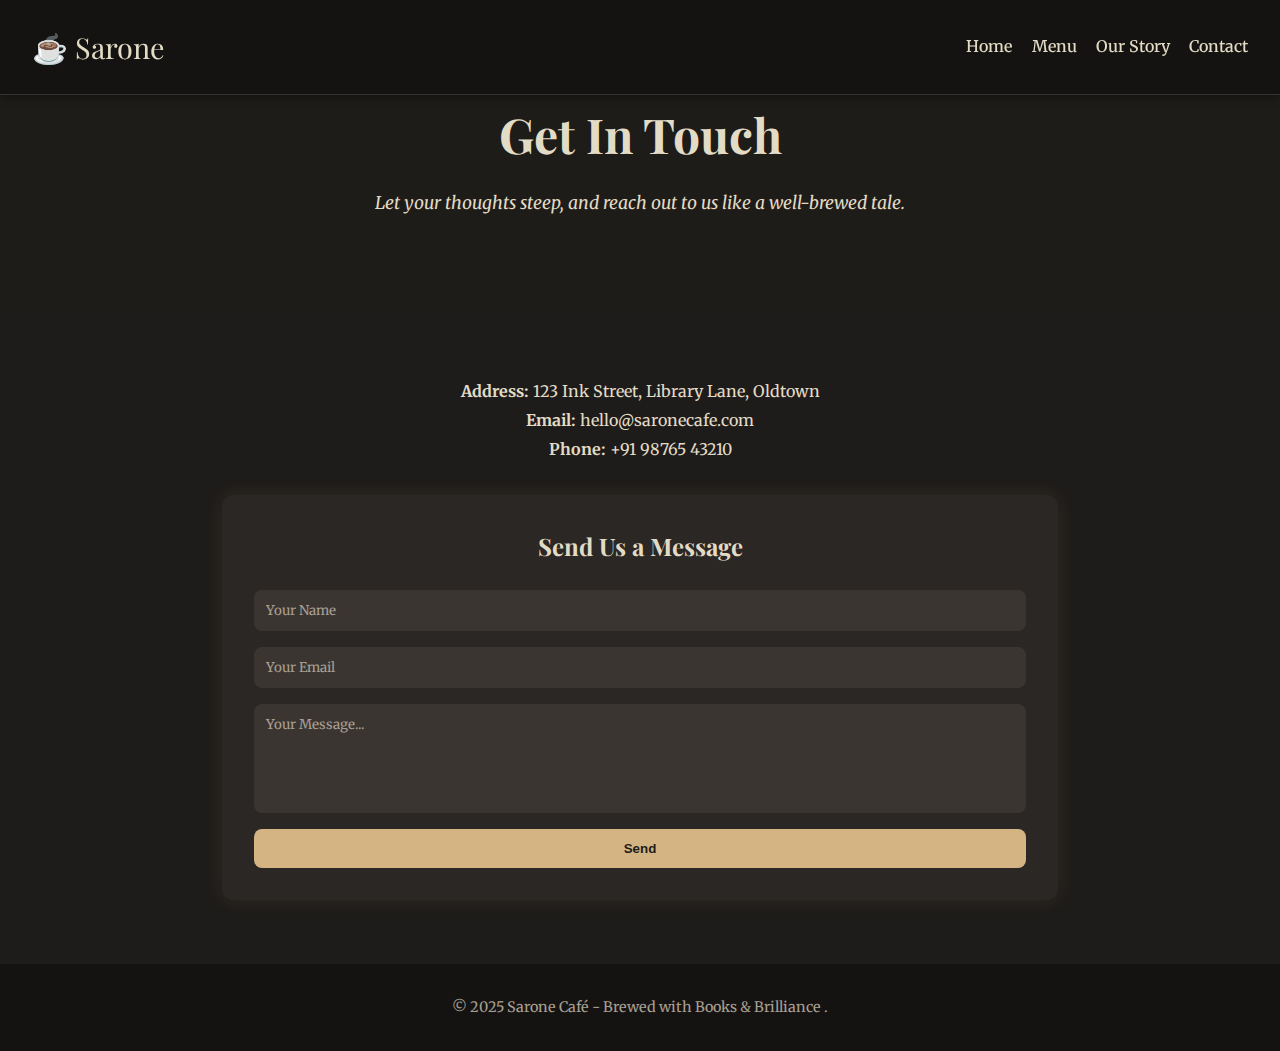
<file: coffee website/contact.html>
<!DOCTYPE html>
<html lang="en">
<head>
  <meta charset="UTF-8" />
  <meta name="viewport" content="width=device-width, initial-scale=1.0"/>
  <title>Contact Us | Sarone Café</title>
  <link rel="stylesheet" href="style.css" />
  <link href="https://fonts.googleapis.com/css2?family=Playfair+Display:wght@500;700&family=Roboto+Slab&family=Merriweather&display=swap" rel="stylesheet">
  <style>
    body {
      margin: 0;
      background-color: #1e1c1a;
      color: #e2dbc5;
      font-family: 'Merriweather', serif;
    }

    header {
      background-color: #151311;
      padding: 1.5rem 2rem;
      display: flex;
      justify-content: space-between;
      align-items: center;
      border-bottom: 1px solid #333;
    }

    .logo {
      font-family: 'Playfair Display', serif;
      font-size: 1.8rem;
      color: #e2dbc5;
    }

    .nav-links {
      list-style: none;
      display: flex;
      gap: 1.2rem;
    }

    .nav-links a {
      text-decoration: none;
      color: #e2dbc5;
      font-weight: 500;
      transition: color 0.3s ease;
    }

    .nav-links a:hover {
      color: #d4b483;
    }

    .hero-contact {
      background: url('https://images.unsplash.com/photo-1509042239860-f550ce710b93') no-repeat center center/cover;
      padding: 6rem 2rem;
      text-align: center;
      color: #e2dbc5;
      background-blend-mode: multiply;
      background-color: rgba(30, 28, 26, 0.85);
    }

    .hero-contact h1 {
      font-family: 'Playfair Display', serif;
      font-size: 3rem;
      margin-bottom: 1rem;
    }

    .hero-contact p {
      font-size: 1.1rem;
      font-style: italic;
    }

    .contact-container {
      max-width: 900px;
      margin: 4rem auto;
      display: flex;
      flex-direction: column;
      gap: 2rem;
      padding: 0 2rem;
    }

    .contact-info {
      text-align: center;
      font-size: 1rem;
      line-height: 1.8;
    }

    .contact-form {
      background-color: #2a2724;
      padding: 2rem;
      border-radius: 12px;
      box-shadow: 0 0 20px rgba(212, 180, 131, 0.1);
    }

    .contact-form h2 {
      text-align: center;
      font-family: 'Playfair Display', serif;
      margin-bottom: 1.5rem;
    }

    form {
      display: flex;
      flex-direction: column;
      gap: 1rem;
    }

    input, textarea {
      padding: 0.75rem;
      border: none;
      border-radius: 8px;
      background-color: #3a3531;
      color: #e2dbc5;
      font-family: 'Merriweather', serif;
      resize: none;
    }

    input::placeholder, textarea::placeholder {
      color: #a89f91;
    }

    button {
      padding: 0.75rem;
      border: none;
      background-color: #d4b483;
      color: #1e1c1a;
      font-weight: bold;
      border-radius: 8px;
      cursor: pointer;
      transition: background 0.3s ease;
    }

    button:hover {
      background-color: #e9cfa4;
    }

    footer {
      text-align: center;
      padding: 2rem;
      font-size: 0.9rem;
      background-color: #151311;
      color: #a89f91;
      margin-top: 3rem;
    }
  </style>
</head>
<body>

  <!-- Navbar -->
  <header>
    <div class="logo">☕ Sarone</div>
    <ul class="nav-links">
      <li><a href="home.html">Home</a></li>
      <li><a href="menu.html">Menu</a></li>
      <li><a href="ourstory.html">Our Story</a></li>
      <li><a href="contact.html">Contact</a></li>
    </ul>
  </header>

  <!-- Hero Banner -->
  <section class="hero-contact">
    <h1>Get In Touch</h1>
    <p>Let your thoughts steep, and reach out to us like a well-brewed tale.</p>
  </section>

  <!-- Contact Details & Form -->
  <div class="contact-container">
    <div class="contact-info">
      <p><strong>Address:</strong> 123 Ink Street, Library Lane, Oldtown</p>
      <p><strong>Email:</strong> hello@saronecafe.com</p>
      <p><strong>Phone:</strong> +91 98765 43210</p>
    </div>

    <div class="contact-form">
      <h2>Send Us a Message</h2>
      <form>
        <input type="text" placeholder="Your Name" required />
        <input type="email" placeholder="Your Email" required />
        <textarea rows="5" placeholder="Your Message..." required></textarea>
        <button type="submit">Send</button>
      </form>
    </div>
  </div>

  <!-- Footer -->
  <footer>
    <p>&copy; 2025 Sarone Café - Brewed with Books & Brilliance .</p>
  </footer>

</body>
</html>
</file>
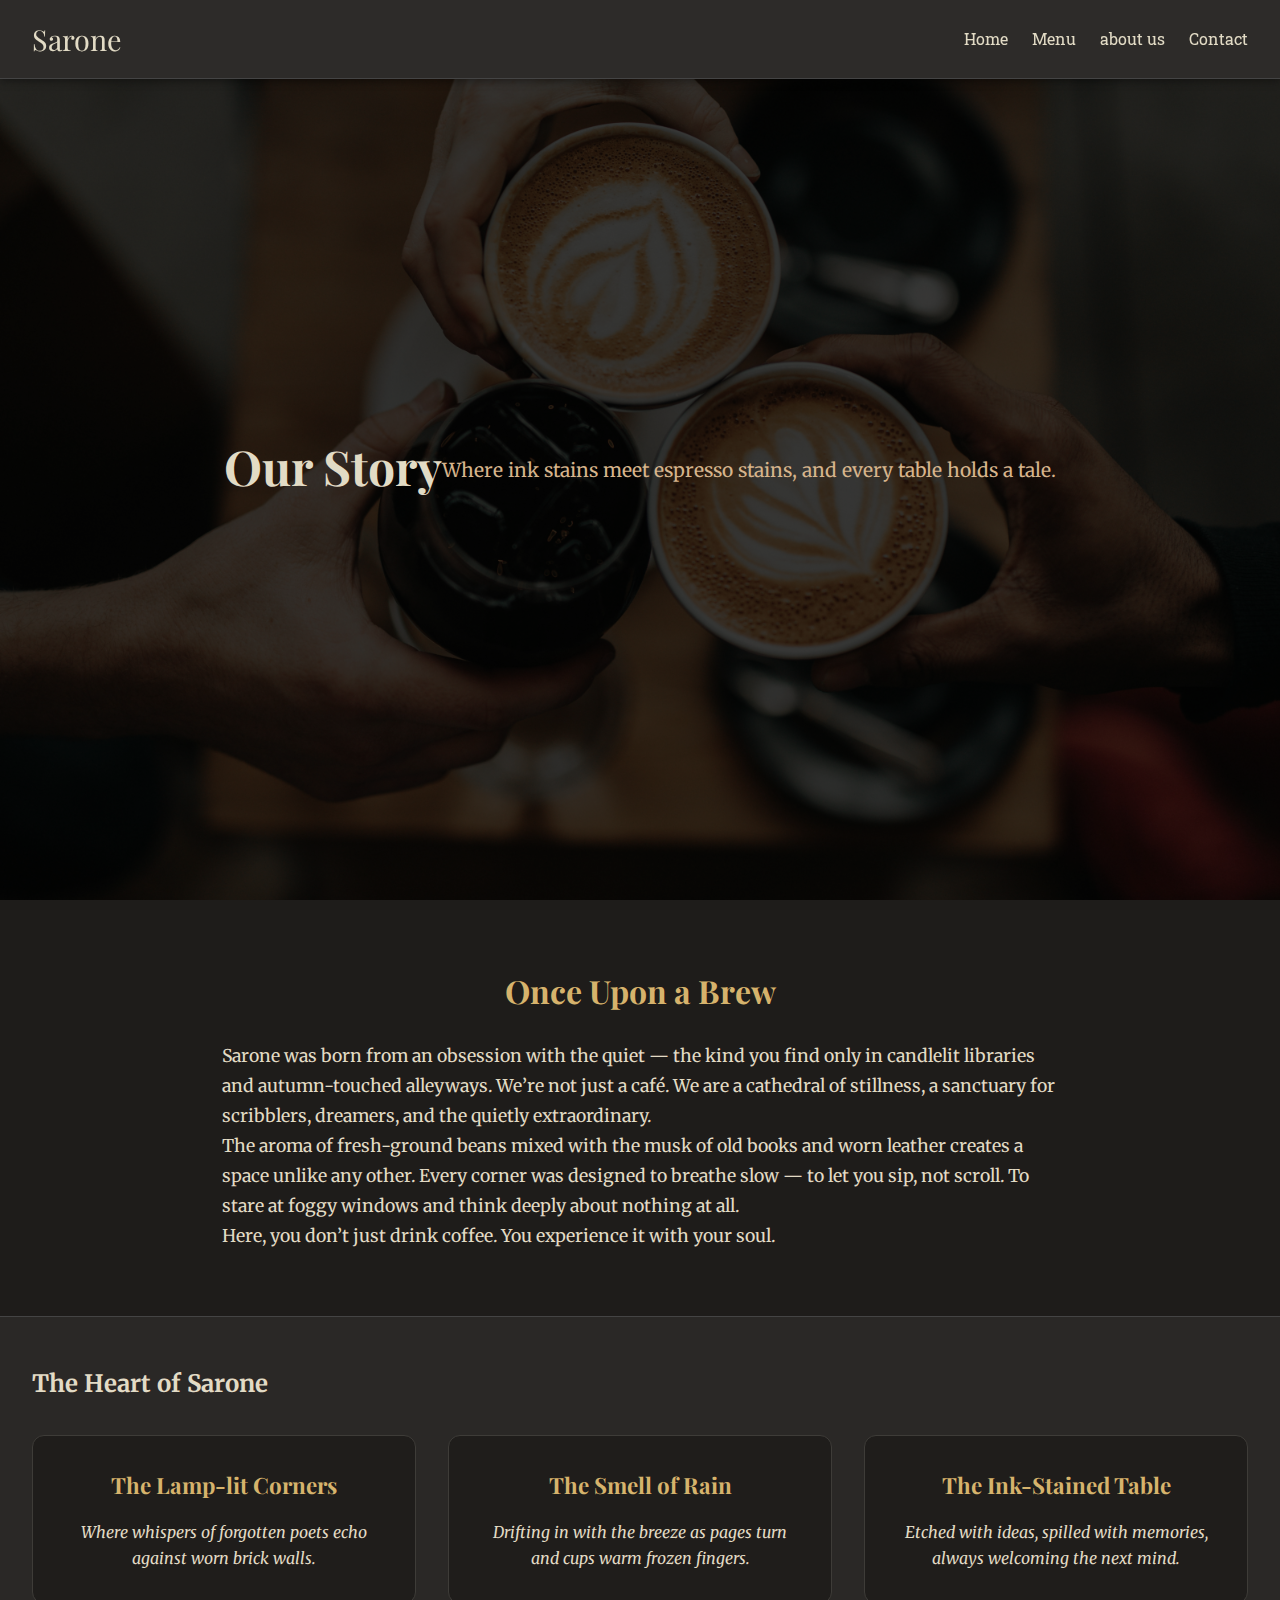
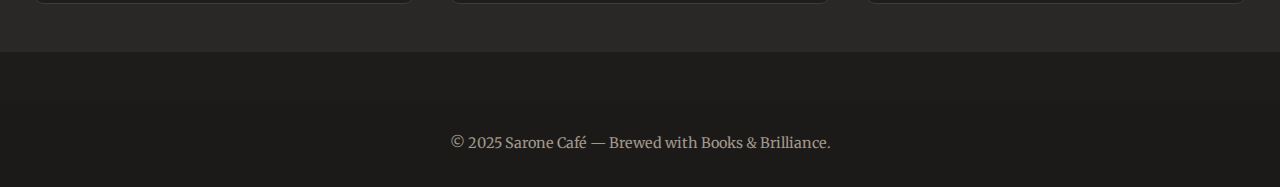
<file: coffee website/story.html>
<!DOCTYPE html>
<html lang="en">
<head>
  <meta charset="UTF-8" />
  <meta name="viewport" content="width=device-width, initial-scale=1.0" />
  <title>Our Story | Sarone Café</title>
  <link rel="stylesheet" href="style.css" />
  <link href="https://fonts.googleapis.com/css2?family=Playfair+Display:wght@500;700&family=Roboto+Slab&family=Merriweather&display=swap" rel="stylesheet" />
  <style>
    body {
      background-color: #1e1c1a;
      color: #e2dbc5;
      font-family: 'Merriweather', serif;
      margin: 0;
      padding: 0;
    }

    header {
      background-color: #2d2b29;
      padding: 1rem 2rem;
      display: flex;
      justify-content: space-between;
      align-items: center;
      border-bottom: 1px solid #444;
    }

    .logo {
      font-family: 'Playfair Display', serif;
      font-size: 1.8rem;
      color: #e2dbc5;
    }

    nav ul {
      list-style: none;
      display: flex;
      gap: 1.5rem;
    }

    nav ul li a {
      text-decoration: none;
      color: #e2dbc5;
      font-family: 'Roboto Slab', serif;
      font-size: 1rem;
      transition: color 0.3s;
    }

    nav ul li a:hover {
      color: #d6b36c;
    }

    .hero {
      text-align: center;
      padding: 6rem 2rem 3rem;
      background: url('story_background.jpg') no-repeat center center/cover;
      color: #e2dbc5;
      background-blend-mode: multiply;
      background-color: rgba(30, 28, 26, 0.85);
    }

    .hero h1 {
      font-size: 3rem;
      font-family: 'Playfair Display', serif;
    }

    .hero p {
      font-size: 1.2rem;
      margin-top: 1rem;
    }

    section.story-content {
      padding: 4rem 2rem;
      max-width: 900px;
      margin: 0 auto;
      line-height: 1.7;
      font-size: 1.1rem;
    }

    section.story-content h2 {
      font-family: 'Playfair Display', serif;
      font-size: 2rem;
      margin-bottom: 1.5rem;
      text-align: center;
      color: #d6b36c;
    }

    .soul-section {
      padding: 3rem 2rem;
      background-color: #2a2826;
      border-top: 1px solid #444;
    }

    .soul-cards {
      display: grid;
      grid-template-columns: repeat(auto-fit, minmax(260px, 1fr));
      gap: 2rem;
      margin-top: 2rem;
    }

    .soul-card {
      background-color: #1f1d1b;
      border: 1px solid #3e3c38;
      border-radius: 12px;
      padding: 2rem;
      text-align: center;
      transition: transform 0.3s ease, box-shadow 0.3s ease;
    }

    .soul-card:hover {
      transform: translateY(-8px);
      box-shadow: 0 6px 12px rgba(0, 0, 0, 0.4);
    }

    .soul-card h3 {
      font-family: 'Playfair Display', serif;
      font-size: 1.4rem;
      color: #d6b36c;
      margin-bottom: 1rem;
    }

    .soul-card p {
      font-size: 1rem;
      font-style: italic;
      color: #e2dbc5;
    }

    footer {
      text-align: center;
      padding: 2rem;
      font-size: 0.9rem;
      color: #a0988c;
      background-color: #1c1a18;
      margin-top: 3rem;
    }
  </style>
</head>
<body>

  <header>
    <div class="logo">Sarone</div>
    <nav>
      <ul>
        <li><a href="index.html">Home</a></li>
        <li><a href="menu.html">Menu</a></li>
         <li><a href="home.html">about us</a></li>
        <li><a href="contact.html">Contact</a></li>
      </ul>
    </nav>
  </header>

  <section class="hero">
    <h1>Our Story</h1>
    <p>Where ink stains meet espresso stains, and every table holds a tale.</p>
  </section>

  <section class="story-content">
    <h2>Once Upon a Brew</h2>
    <p>
      Sarone was born from an obsession with the quiet — the kind you find only in candlelit libraries and autumn-touched alleyways. We’re not just a café. We are a cathedral of stillness, a sanctuary for scribblers, dreamers, and the quietly extraordinary.
    </p>
    <p>
      The aroma of fresh-ground beans mixed with the musk of old books and worn leather creates a space unlike any other. Every corner was designed to breathe slow — to let you sip, not scroll. To stare at foggy windows and think deeply about nothing at all.
    </p>
    <p>
      Here, you don’t just drink coffee. You experience it with your soul.
    </p>
  </section>

  <section class="soul-section">
    <h2>The Heart of Sarone</h2>
    <div class="soul-cards">
      <div class="soul-card">
        <h3>The Lamp-lit Corners</h3>
        <p>Where whispers of forgotten poets echo against worn brick walls.</p>
      </div>
      <div class="soul-card">
        <h3>The Smell of Rain</h3>
        <p>Drifting in with the breeze as pages turn and cups warm frozen fingers.</p>
      </div>
      <div class="soul-card">
        <h3>The Ink-Stained Table</h3>
        <p>Etched with ideas, spilled with memories, always welcoming the next mind.</p>
      </div>
    </div>
  </section>

  <footer>
    <p>&copy; 2025 Sarone Café —  Brewed with Books & Brilliance.</p>
  </footer>

</body>
</html>
</file>
<file: coffee website/style.css>
/* --------------------- Font + Reset --------------------- */
* {
    margin: 0;
    padding: 0;
    box-sizing: border-box;
  }
  
  body {
    font-family: 'Roboto Slab', serif;
    background-color: #1e1c1a;
    color: #e6dccb;
    line-height: 1.6;
  }
  
  a {
    text-decoration: none;
    color: inherit;
  }
  
  /* --------------------- Navbar --------------------- */
  header {
    position: fixed;
    width: 100%;
    background: #151311;
    padding: 1rem 2rem;
    z-index: 10;
    box-shadow: 0 2px 8px rgba(0, 0, 0, 0.4);
  }
  
  .navbar {
    max-width: 1200px;
    margin: auto;
    display: flex;
    justify-content: space-between;
    align-items: center;
  }
  
  .logo {
    font-family: 'Playfair Display', serif;
    font-size: 1.6rem;
    color: #d6b48c;
  }
  
  .nav-links {
    list-style: none;
    display: flex;
    gap: 2rem;
  }
  
  .nav-links li a {
    font-size: 1rem;
    color: #e2dbc5;
    transition: color 0.3s ease;
  }
  
  .nav-links li a:hover,
  .order-btn {
    color: #d6b48c;
  }
  
  /* --------------------- Hero Section --------------------- */
  .hero {
    background: url('story_background.jpg') no-repeat center center/cover;
    height: 100vh;
    display: flex;
    align-items: center;
    justify-content: center;
    text-align: center;
    padding-top: 60px;
  }
  
  .hero-text {
    background: rgba(30, 28, 26, 0.85);
    padding: 2rem;
    border-radius: 10px;
  }
  
  .hero h1 {
    font-family: 'Playfair Display', serif;
    font-size: 3rem;
    margin-bottom: 1rem;
  }
  
  .hero p {
    font-size: 1.2rem;
    margin-bottom: 1.5rem;
    color: #d6b48c;
  }
  
  .btn {
    background: #b2916a;
    color: #1e1c1a;
    padding: 0.7rem 1.4rem;
    border-radius: 6px;
    transition: background 0.3s;
  }
  
  .btn:hover {
    background: #e0c3a0;
  }
  
  /* --------------------- Features Section --------------------- */
  .features {
    padding: 4rem 2rem;
    background-color: #282421;
    text-align: center;
  }
  
  .features h2 {
    font-size: 2rem;
    font-family: 'Playfair Display', serif;
    margin-bottom: 1rem;
  }
  
  .cards {
    display: flex;
    justify-content: center;
    gap: 2rem;
    margin-top: 2rem;
    flex-wrap: wrap;
  }
  
  .card {
    background: #1b1917;
    padding: 1rem;
    border-radius: 8px;
    width: 250px;
    box-shadow: 0 4px 8px rgba(0, 0, 0, 0.5);
    transition: transform 0.3s ease;
  }
  
  .card:hover {
    transform: scale(1.05);
  }
  
  .card img {
    width: 100%;
    border-radius: 6px;
    margin-bottom: 1rem;
  }
  
  /* --------------------- Menu Section --------------------- */
  .menu-section {
    padding: 4rem 2rem;
    background-color: #1e1c1a;
  }
  
  .menu-section h2 {
    font-family: 'Playfair Display', serif;
    font-size: 2.4rem;
    margin-bottom: 1.5rem;
    color: #e2dbc5;
    text-align: center;
    border-bottom: 1px solid #3b362f;
    padding-bottom: 0.5rem;
  }
  
  .menu-grid {
    display: grid;
    grid-template-columns: repeat(auto-fit, minmax(280px, 1fr));
    gap: 2rem;
    margin-top: 2rem;
  }
  
  /* Individual Menu Card */
  .menu-card {
    background-color: #2b2723;
    border-radius: 12px;
    box-shadow: 0 4px 10px rgba(0, 0, 0, 0.6);
    overflow: hidden;
    transition: transform 0.3s ease, background 0.3s ease;
  }
  
  .menu-card:hover {
    transform: translateY(-6px);
    background-color: #3a322d;
  }
  
  .menu-card img {
    width: 100%;
    height: 180px;
    object-fit: cover;
  }
  
  .menu-card-body {
    padding: 1.2rem;
  }
  
  .menu-card-body h3 {
    font-family: 'Playfair Display', serif;
    font-size: 1.3rem;
    color: #f2e8dc;
    margin-bottom: 0.5rem;
  }
  
  .menu-card-body p {
    font-size: 0.95rem;
    color: #cdbfae;
    line-height: 1.4;
  }
  
  /* Optional Tag / Label */
  .menu-tag {
    display: inline-block;
    background-color: #a67c52;
    color: #1e1c1a;
    padding: 0.3rem 0.6rem;
    border-radius: 6px;
    font-size: 0.75rem;
    margin-bottom: 0.8rem;
    text-transform: uppercase;
    letter-spacing: 0.05em;
  }
  
  /* --------------------- About Section --------------------- */
  .about {
    height: 100vh;
    display: flex;
    justify-content: center;
    align-items: center;
    padding: 2rem;
    background-image: url('https://source.unsplash.com/1600x900/?oldbooks,cafe');
    background-size: cover;
    background-position: center;
  }
  
  .about-box {
    background: rgba(255, 255, 255, 0.05);
    border: 1px solid rgba(255, 255, 255, 0.1);
    backdrop-filter: blur(10px);
    -webkit-backdrop-filter: blur(10px);
    padding: 2rem 3rem;
    border-radius: 20px;
    max-width: 800px;
    text-align: center;
    color: #e2dbc5;
    box-shadow: 0 8px 32px rgba(0, 0, 0, 0.4);
  }
  
  .about-box h2 {
    font-size: 2.5rem;
    margin-bottom: 1rem;
    font-family: 'Playfair Display', serif;
    color: #e2dbc5;
  }
  
  .about-box p {
    font-size: 1.2rem;
    font-family: 'Merriweather', serif;
    color: #d6cdbb;
  }
  
  /* --------------------- Contact + Footer --------------------- */
  .contact {
    background: #151311;
    padding: 3rem 2rem;
    text-align: center;
  }
  
  footer {
    background: #0f0e0d;
    padding: 1rem;
    text-align: center;
    font-size: 0.9rem;
    color: #c7bda8;
  }
  
  .about-box {
    background: #815326;
    border-radius: 16px;
    padding: 2rem;
    max-width: 800px;
    backdrop-filter: blur(10px);
    -webkit-backdrop-filter: blur(10px);
    border: 1px solid rgba(255, 255, 255, 0.1);
    box-shadow: 0 0 20px rgba(155, 122, 75, 0.1);
    transition: box-shadow 0.4s ease, transform 0.4s ease;
  }
  
  .about-box:hover {
    box-shadow: 0 0 30px rgba(155, 122, 75, 0.6), 0 0 50px rgba(255, 220, 180, 0.15);
    transform: scale(1.02);
  }
</file>
